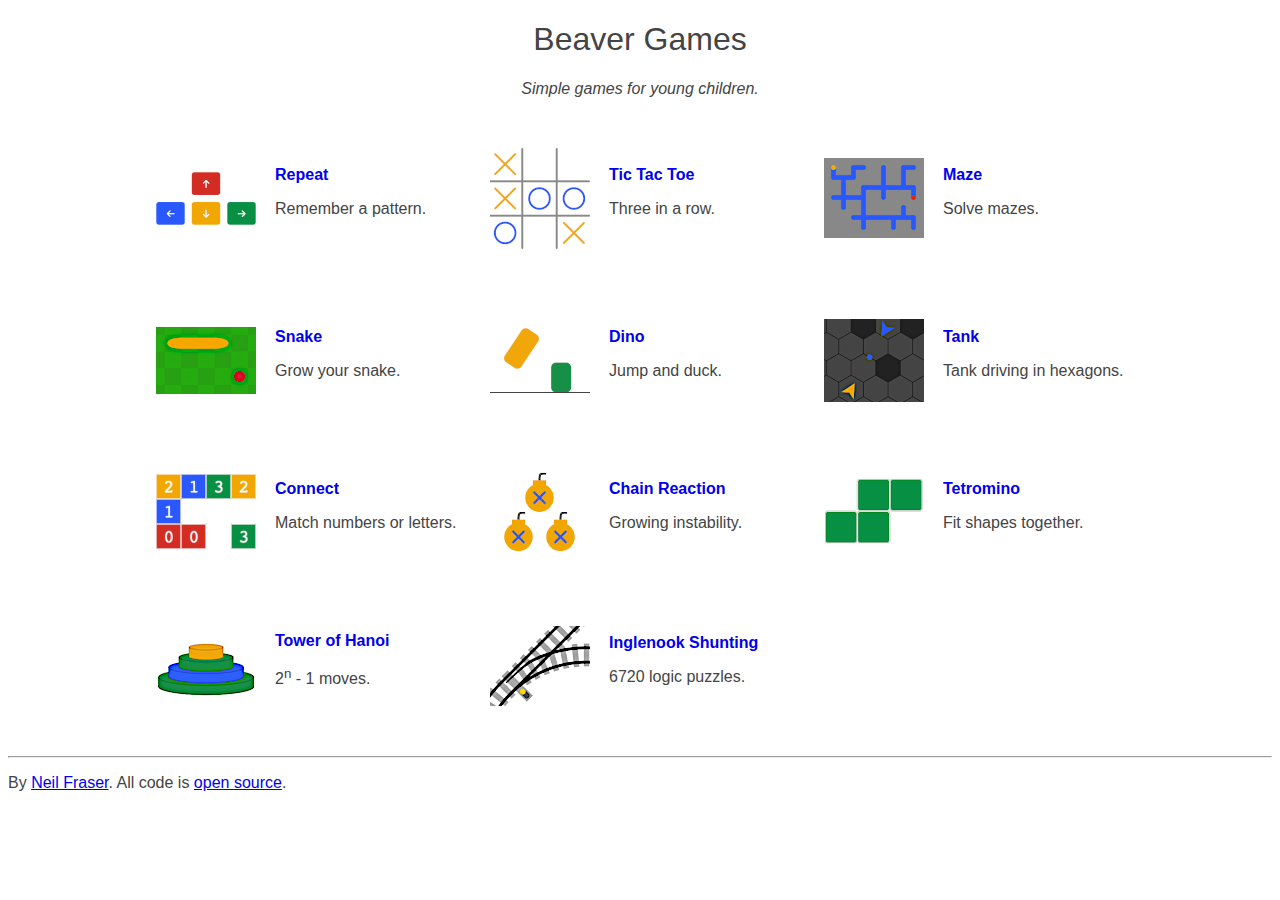
<file: index.html>
<!DOCTYPE html>
<html>
  <head>
    <meta content="text/html;charset=utf-8" http-equiv="Content-Type">
    <title>Beaver Games</title>
    <link rel="stylesheet" href="common/style.css">
    <script src="common/utils.js"></script>
    <script>
function init() {
  fixLinks();
}
window.addEventListener('load', init);
    </script>
    <style>
      header {
        text-align: center;
      }
      table {
        margin: auto;
      }
      th {
        padding: 2em 1em;
      }
      td {
        width: 20%;
      }
      td>div {
        font-weight: bold;
      }
      td>div>a {
        text-decoration: none;
      }
      a>img:hover {
        opacity: 0.8;
      }
    </style>
  </head>

  <body>
    <header>
      <h1>Beaver Games</h1>

      <p><i>Simple games for young children.</i></p>
    </header>
    <table>

      <tr>
        <th>
          <a href="repeat/"><img src="repeat/icon.png" width="100"></a>
        </th>
        <td>
          <div><a href="repeat/">Repeat</a></div>
          <p>Remember a pattern.</p>
        </td>
        <th>
          <a href="ttt/"><img src="ttt/icon.png" width="100"></a>
        </th>
        <td>
          <div><a href="ttt/">Tic Tac Toe</a></div>
          <p>Three in a row.</p>
        </td>
        <th>
          <a href="maze/"><img src="maze/icon.png" width="100"></a>
        </th>
        <td>
          <div><a href="maze/">Maze</a></div>
          <p>Solve mazes.</p>
        </td>
      </tr>

      <tr>
        <th>
          <a href="snake/"><img src="snake/icon.png" width="100"></a>
        </th>
        <td>
          <div><a href="snake/">Snake</a></div>
          <p>Grow your snake.</p>
        </td>
        <th>
          <a href="dino/"><img src="dino/icon.png" width="100"></a>
        </td>
        <td>
          <div><a href="dino/">Dino</a></div>
          <p>Jump and duck.</p>
        </td>
        <th>
          <a href="tank/"><img src="tank/icon.png" width="100"></a>
        </th>
        <td>
          <div><a href="tank/">Tank</a></div>
          <p>Tank driving in hexagons.</p>
        </td>
      </tr>

      <tr>
        <th>
          <a href="connect/"><img src="connect/icon.png" width="100"></a>
        </th>
        <td>
          <div><a href="connect/">Connect</a></div>
          <p>Match numbers or letters.</p>
        </td>
        <th>
          <a href="chain/"><img src="chain/icon.png" width="100"></a>
        </th>
        <td>
          <div><a href="chain/">Chain Reaction</a></div>
          <p>Growing instability.</p>
        </td>
        <th>
          <a href="tetromino/"><img src="tetromino/icon.png" width="100"></a>
        </th>
        <td>
          <div><a href="tetromino/">Tetromino</a></div>
          <p>Fit shapes together.</p>
        </td>
      </tr>

      <tr>
        <th>
          <a href="hanoi/"><img src="hanoi/icon.png" width="100"></a>
        </th>
        <td>
          <div><a href="hanoi/">Tower of Hanoi</a></div>
          <p>2<sup>n</sup> - 1 moves.</p>
        </td>
        <th>
          <a href="shunting/"><img src="shunting/icon.png" width="100"></a>
        </th>
        <td>
          <div><a href="shunting/">Inglenook Shunting</a></div>
          <p>6720 logic puzzles.</p>
        </td>
        <th>
        </th>
        <td>
        </td>
      </tr>
    </table>
    <hr>
    <p>
      By <a href="https://neil.fraser.name/">Neil Fraser</a>.
      All code is <a href="https://github.com/NeilFraser/beaver-games">open source</a>.
    </p>
  </body>
</html>
</file>
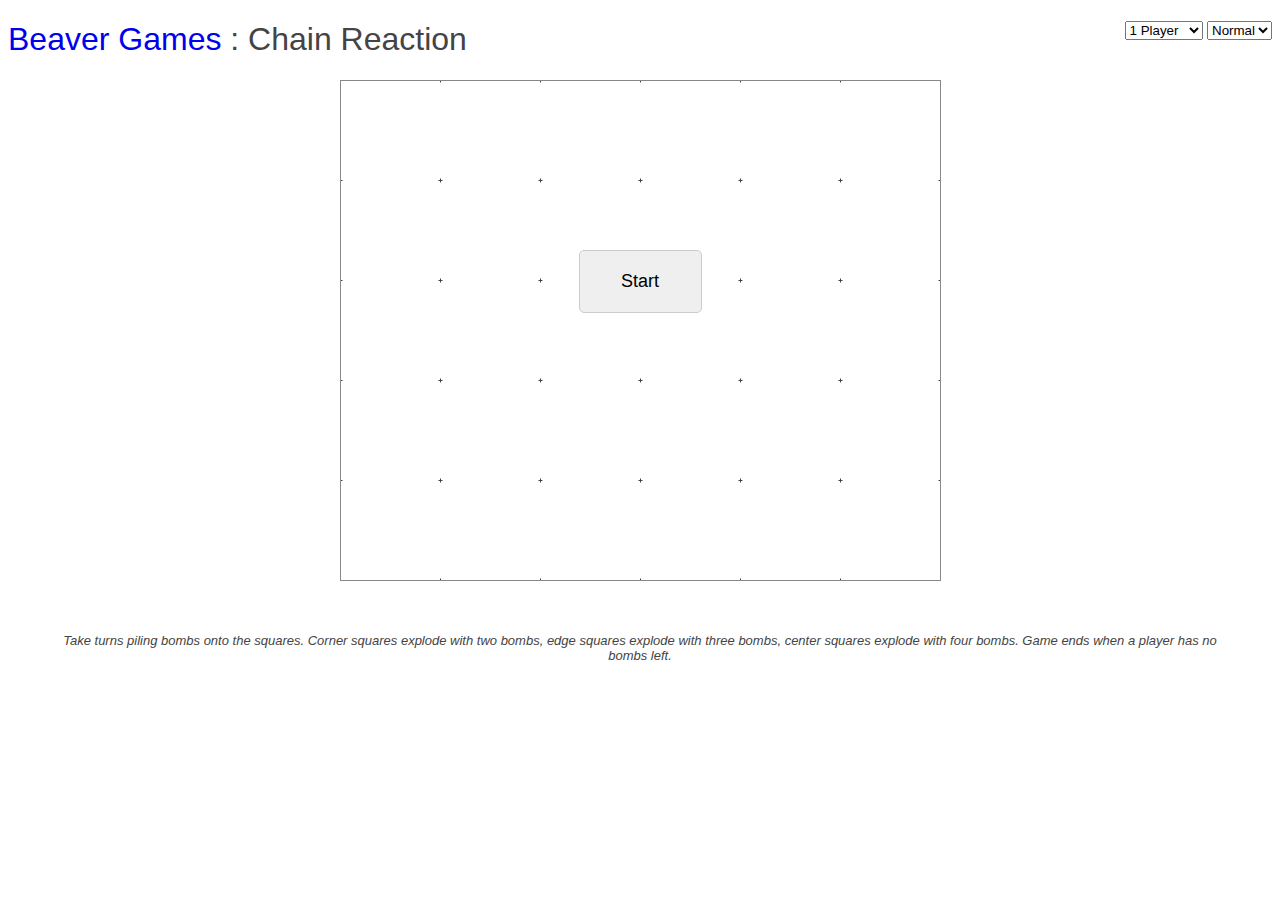
<file: chain/index.html>
<!DOCTYPE html>
<html>
  <head>
    <meta content="text/html;charset=utf-8" http-equiv="Content-Type">
    <title>Beaver Games : Chain Reaction</title>
    <link rel="stylesheet" href="../common/style.css">
    <script src="../common/utils.js"></script>
    <script src="chain.js"></script>
    <style>
      #start {
        border: 1px solid #ccc;
        border-radius: 5px;
        font-size: large;
        margin: 170px auto;
        padding: 20px;
        width: 123px;
        display: block;
      }
      #start:hover {
        border: 1px solid #000;
      }
      #startDiv {
        margin-left: -8px;
        position: absolute;
        width: 100%;
      }

      #board {
        display: block;
        margin: auto;
      }
      #options {
        float: right;
      }
      rect.grid {
        stroke: #888;
        fill: none;
      }
      line.grid {
        stroke: #444;
      }
      .body {
        stroke: none;
      }
      .fuse {
        fill: none;
        stroke: #444;
        stroke-width: 2;
        stroke-linecap: round;
      }
      .cross {
        stroke-width: 3;
        stroke-linecap: round;
      }
      .bomb-player0 {
        fill: #F0A609;
        stroke: #2E5FFF;
      }
      .bomb-player1 {
        fill: #2E5FFF;
        stroke: #F0A609;
      }
      .cell-bg {
        fill: #fff0;
        stroke: none;
        stroke-dasharray: 1;
      }
      .hover-player0:hover {
        stroke: #F0A609;
      }
      .hover-player1:hover {
        stroke: #2E5FFF;
      }
      #instructions {
        margin: 4em 4em 0;
        font-size: small;
        font-style: italic;
        text-align: center;
      }
    </style>
  </head>

  <body>
    <div id="options">
      <select id="players">
        <option value=1>1 Player</option>
        <option value=2>2 Players</option>
      </select>
      <select id="difficulty" disabled>
        <option value=0>Easy</option>
        <option value=1>Normal</option>
        <option value=2>Hard</option>
      </select>
    </div>
    <h1><a href="../">Beaver Games</a> : Chain Reaction</h1>

    <div id="startDiv">
      <button id="start">
        <div>Start</div>
      </button>
    </div>

    <svg id="board" xmlns="http://www.w3.org/2000/svg">
      <symbol id="bomb" height="50" width="50">
        <path d="m 14.5,8.5 c 0,-7 0,-7 7,-7" class="fuse"/>
        <rect x="7.5" y="7.5" height="6" width="14" rx="1.5" ry="1.5" class="body"/>
        <circle cx="14.5" cy="25.5" r="14.5" class="body"/>
        <line x1="9" y1="20" x2="20" y2="31" class="cross"/>
        <line x1="20" y1="20" x2="9" y2="31" class="cross"/>
      </symbol>
      <g id="grid"></g>
      <g id="matrix"></g>
      <g id="explode"></g>
    </svg>

<p id="instructions">
  Take turns piling bombs onto the squares.  Corner squares explode with two bombs,
  edge squares explode with three bombs, center squares explode with four bombs.
  Game ends when a player has no bombs left.
</p>
  </body>
</html>
</file>
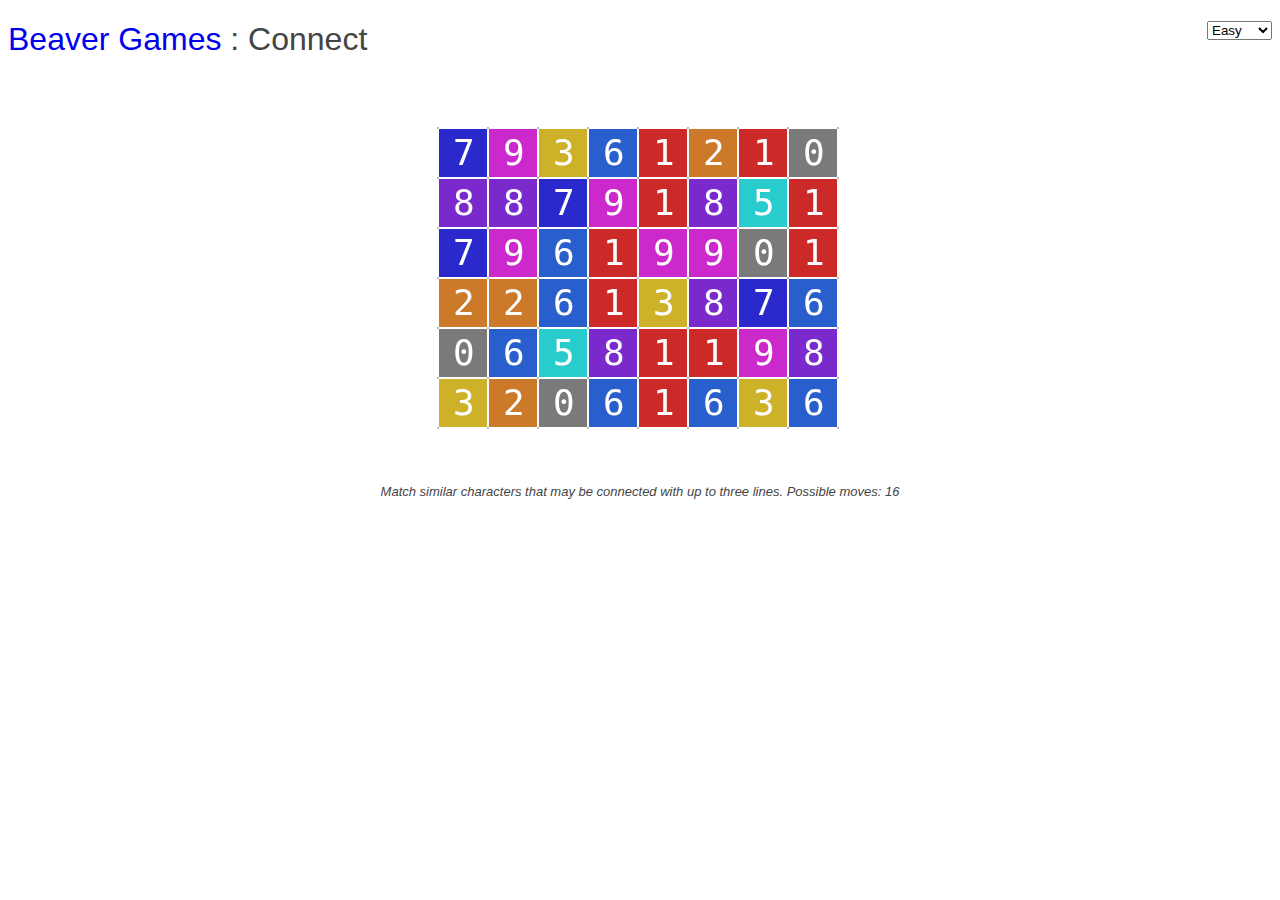
<file: connect/index.html>
<!DOCTYPE html>
<html>
  <head>
    <meta content="text/html;charset=utf-8" http-equiv="Content-Type">
    <title>Beaver Games : Connect</title>
    <link rel="stylesheet" href="../common/style.css">
    <script src="../common/utils.js"></script>
    <script src="connect.js"></script>
    <style>
      #difficulty {
        float: right;
      }
      #canvasDiv {
        text-align: center;
      }
      #start {
        border: 1px solid #ccc;
        border-radius: 5px;
        font-size: large;
        margin: 165px auto;
        padding: 20px;
        width: 123px;
        display: none;
      }
      #start:hover {
        border: 1px solid #000;
      }
      #startDiv {
        margin-left: -8px;
        position: absolute;
        width: 100%;
      }
      #instructions {
        font-size: small;
        font-style: italic;
        text-align: center;
      }
    </style>
  </head>

  <body>
    <select id="difficulty">
      <option value=0>Easy</option>
      <option value=1>Normal</option>
      <option value=2>Hard</option>
    </select>
    <h1><a href="../">Beaver Games</a> : Connect</h1>

    <div id="startDiv">
      <button id="start">
        <div>Start</div>
      </button>
    </div>

    <div id="canvasDiv">
      <canvas id="canvas"></canvas>
    </div>

    <div id="instructions">
      Match similar characters that may be connected with up to three lines.
      Possible moves: <span id="possibleMoves">0</span>
    </div>

    <audio id="crash" src="../common/crash.mp3"></audio>
    <audio id="win" src="../common/win.mp3"></audio>
  </body>
</html>
</file>
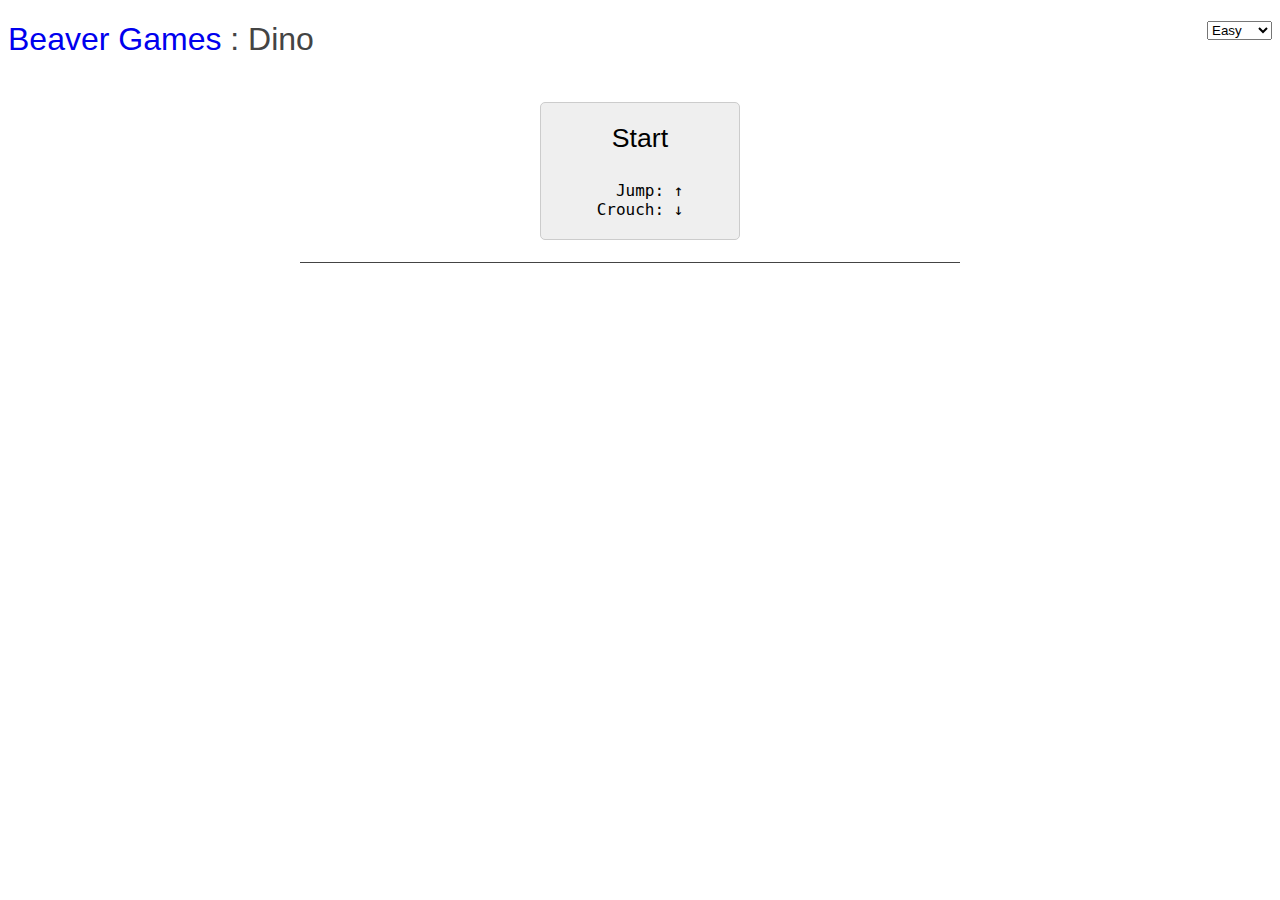
<file: dino/index.html>
<!DOCTYPE html>
<html>
  <head>
    <meta content="text/html;charset=utf-8" http-equiv="Content-Type">
    <title>Beaver Games : Dino</title>
    <link rel="stylesheet" href="../common/style.css">
    <script src="../common/utils.js"></script>
    <script src="dino.js"></script>
    <style>
      #start {
        border: 1px solid #ccc;
        border-radius: 5px;
        font-size: large;
        margin: -20px auto;
        padding: 20px;
        width: 200px;
        display: block;
      }
      #start>div:first-child {
        font-size: 20pt;
        padding-bottom: 1em;
      }
      .keys {
        font-family: monospace;
      }
      #start:hover {
        border: 1px solid #000;
      }
      #startDiv {
        margin-left: -8px;
        position: absolute;
        width: 100%;
      }

      h1 {
        margin-bottom: 2em;
      }
      #difficulty {
        float: right;
      }
      #landscape {
        display: block;
        margin: auto;
      }
      line {
        stroke: #444;
      }
      .dinosaur {
        fill: #F0A609;
      }
      .obstacle {
        fill: #178F47;
      }
      .home {
        fill: #D02E2B;
      }
    </style>
  </head>

  <body>
    <select id="difficulty">
      <option value=0>Easy</option>
      <option value=1>Normal</option>
      <option value=2>Hard</option>
    </select>
    <h1><a href="../">Beaver Games</a> : Dino</h1>

    <div id="startDiv">
      <button id="start">
        <div>Start</div>
        <div class="keys">&nbsp; Jump: &uarr;<br>
        Crouch: &darr;</div>
      </button>
    </div>

    <svg id="landscape" height="150" width="800" xmlns="http://www.w3.org/2000/svg">
      <defs>
        <linearGradient id="leftCurtain">
          <stop offset="0%" style="stop-color: #fff; stop-opacity: 1"/>
          <stop offset="100%" style="stop-color: #fff; stop-opacity: 0"/>
        </linearGradient>
        <linearGradient id="rightCurtain">
          <stop offset="0%" style="stop-color: #fff; stop-opacity: 0"/>
          <stop offset="100%" style="stop-color: #fff; stop-opacity: 1"/>
        </linearGradient>
      </defs>
      <g id="dino"></g>
      <g id="obstacles"></g>
      <g id="ground"></g>
      <line x1="60" y1="140.5" x2="720" y2="140.5"></line>
      <rect x="-1" y="0" width="50" height="150"
          style="fill: url(#leftCurtain);"></rect>
      <rect x="751" y="0" width="50" height="150"
          style="fill: url(#rightCurtain);"></rect>
    </svg>

    <audio id="crash" src="../common/crash.mp3"></audio>
    <audio id="win" src="../common/win.mp3"></audio>

  </body>
</html>
</file>
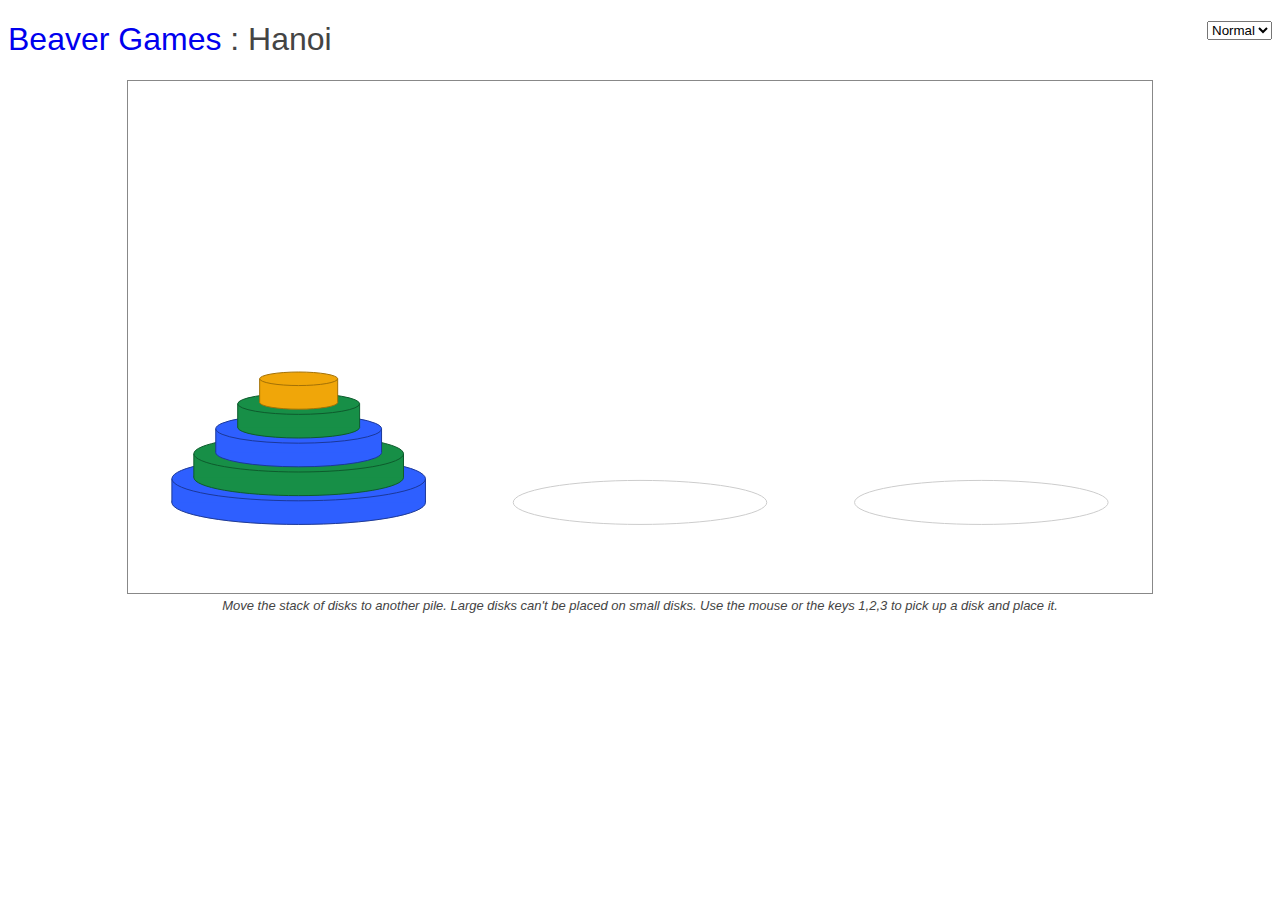
<file: hanoi/index.html>
<!DOCTYPE html>
<html>
  <head>
    <meta content="text/html;charset=utf-8" http-equiv="Content-Type">
    <title>Beaver Games : Hanoi</title>
    <link rel="stylesheet" href="../common/style.css">
    <script src="../common/utils.js"></script>
    <script src="hanoi.js"></script>
    <style>
      #disks {
        float: right;
      }
      #canvasDiv {
        text-align: center;
      }
      #canvas {
        border: 1px solid #888;
      }
      #instructions {
        font-size: small;
        font-style: italic;
        text-align: center;
      }
    </style>
  </head>

  <body>
    <select id="disks">
      <option value=4>Easy</option>
      <option value=5>Normal</option>
      <option value=6>Hard</option>
    </select>
    <h1><a href="../">Beaver Games</a> : Hanoi</h1>

    <div id="canvasDiv">
      <canvas id="canvas"></canvas>
    </div>

    <div id="instructions">
      Move the stack of disks to another pile.  Large disks can't be placed on small
      disks.  Use the mouse or the keys 1,2,3 to pick up a disk and place it.
    </div>

    <audio id="win" src="../common/win.mp3"></audio>
  </body>
</html>
</file>
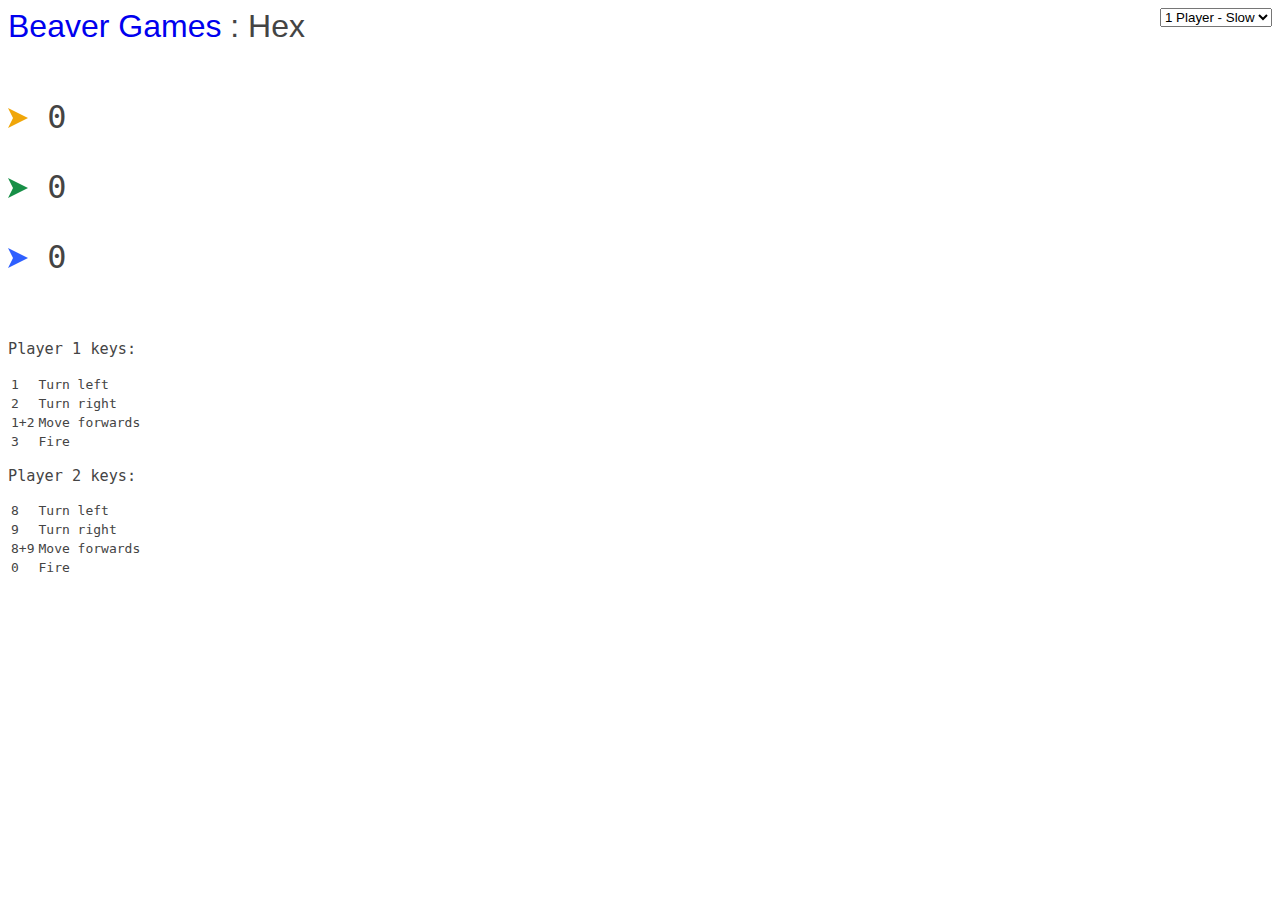
<file: hex/index.html>
<html>
  <head>
    <meta content="text/html;charset=utf-8" http-equiv="Content-Type">
    <title>Beaver Games : Hex</title>
    <link rel="stylesheet" href="../common/style.css">
    <style>
      #difficulty {
        float: right;
      }
      #landscape {
        display: block;
        margin: auto;
      }
      .tank {
        stroke: none;
      }
      .shell {
        stroke: none;
      }
      .player1 {
        fill: #F0A609;
      }
      .player2 {
        fill: #178F47;
      }
      .player3 {
        fill: #2E5FFF;
      }
      .grid {
        fill: #444;
        stroke: #222;
      }
      .gridWall {
        fill: #222;
      }
      #info {
        float: left;
        font-family: monospace;
      }
      #scores {
        margin-bottom: 2em;
        font-size: 24pt;
      }
    </style>
    <script src="../common/utils.js"></script>
    <script src="hex.js"></script>
  </head>

  <body>
    <select id="difficulty">
      <option value=0>1 Player - Slow</option>
      <option value=1>1 Player - Fast</option>
      <option value=2>2 Player - Slow</option>
      <option value=3>2 Player - Fast</option>
    </select>
    <h1><a href="../">Beaver Games</a> : Hex</h1>

    <div id="info">
      <div id="scores">
        <p>
          <svg height="20" width="20" xmlns="http://www.w3.org/2000/svg">
            <polygon points="0,-2 2,2 0,1 -2,2" class="tank player1"
                     transform="translate(10, 10) rotate(90) scale(5)"></polygon>
          </svg>
          <span id="player1score">0</span>
        </p>
        <p id="player2scores">
          <svg height="20" width="20" xmlns="http://www.w3.org/2000/svg">
            <polygon points="0,-2 2,2 0,1 -2,2" class="tank player2"
                     transform="translate(10, 10) rotate(90) scale(5)"></polygon>
          </svg>
          <span id="player2score">0</span>
        </p>
        <p>
          <svg height="20" width="20" xmlns="http://www.w3.org/2000/svg">
            <polygon points="0,-2 2,2 0,1 -2,2" class="tank player3"
                     transform="translate(10, 10) rotate(90) scale(5)"></polygon>
          </svg>
          <span id="player3score">0</span>
        </p>
      </div>

      <h3>Player 1 keys:</h3>
      <table>
        <tr>
          <td>1</td>
          <td>Turn left</td>
        </tr>
        <tr>
          <td>2</td>
          <td>Turn right</td>
        </tr>
        <tr>
          <td>1+2</td>
          <td>Move forwards</td>
        </tr>
        <tr>
          <td>3</td>
          <td>Fire</td>
        </tr>
      </table>
      <div id="player2keys">
        <h3>Player 2 keys:</h3>
        <table>
          <tr>
            <td>8</td>
            <td>Turn left</td>
          </tr>
          <tr>
            <td>9</td>
            <td>Turn right</td>
          </tr>
          <tr>
            <td>8+9</td>
            <td>Move forwards</td>
          </tr>
          <tr>
            <td>0</td>
            <td>Fire</td>
          </tr>
        </table>
      </div>
    </div>

    <svg id="landscape" height="540" width="814" xmlns="http://www.w3.org/2000/svg">
      <g id="grid"></g>
    </svg>
  </body>
</html>
</file>
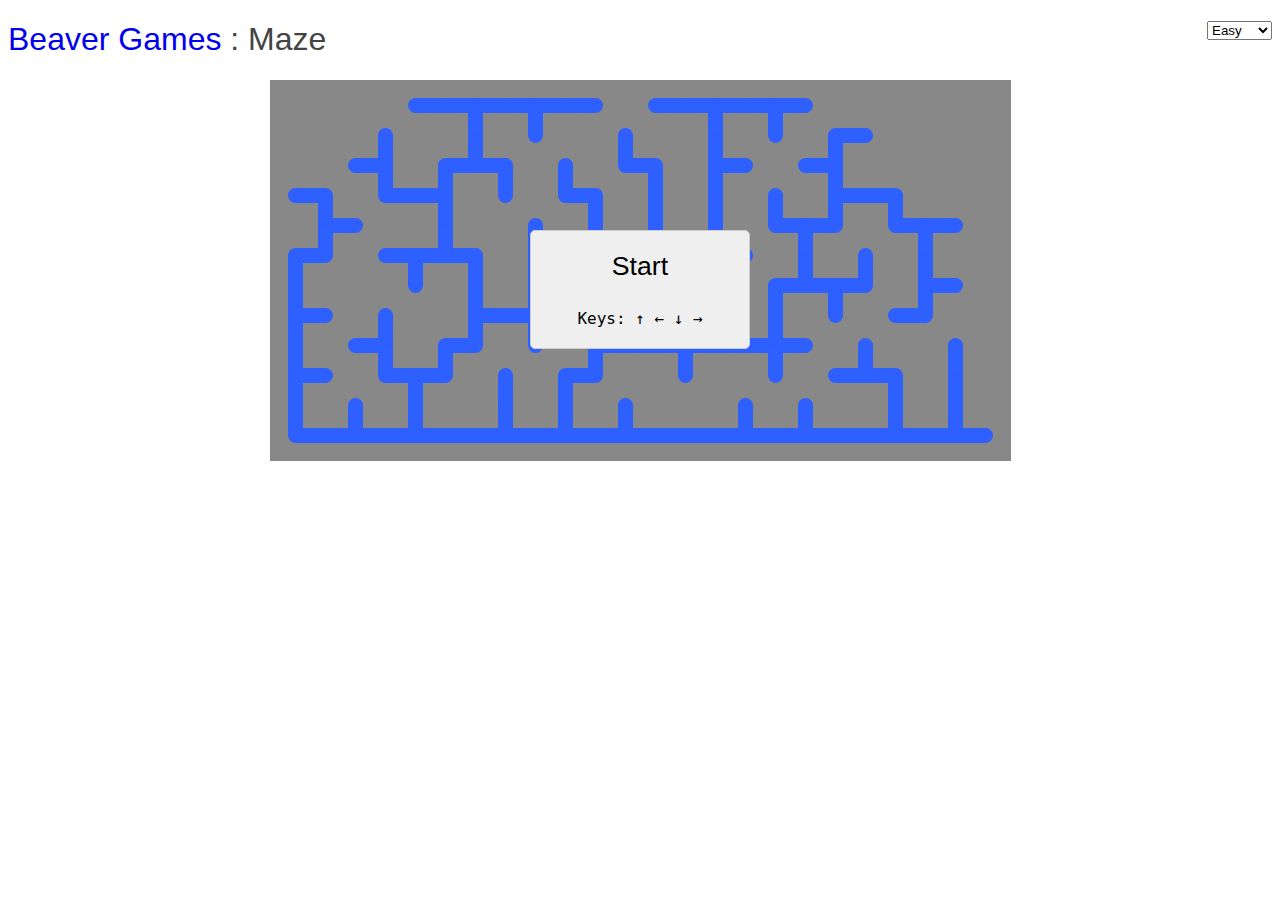
<file: maze/index.html>
<!DOCTYPE html>
<html>
  <head>
    <meta content="text/html;charset=utf-8" http-equiv="Content-Type">
    <title>Beaver Games : Maze</title>
    <link rel="stylesheet" href="../common/style.css">
    <script src="../common/utils.js"></script>
    <script src="maze.js"></script>
    <style>
      #options {
        float: right;
      }
      #start {
        border: 1px solid #ccc;
        border-radius: 5px;
        font-size: large;
        margin: 150px auto;
        padding: 20px;
        width: 220px;
        display: block;
      }
      #start>div:first-child {
        font-size: 20pt;
        padding-bottom: 1em;
      }
      .keys {
        font-family: monospace;
      }
      #start:hover {
        border: 1px solid #000;
      }
      #startDiv {
        margin-left: -8px;
        position: absolute;
        width: 100%;
      }
      #landscape {
        border: 10px solid #888;
        display: block;
        margin: auto;
        background-color: #888;
      }
      .path {
        fill: #2E5FFF;
      }
      #avatarPath {
        fill: none;
        stroke: #F0A609;
        stroke-linecap: round;
        stroke-linejoin: round;
      }
      #avatar {
        fill: #F0A609;
      }
      #goal {
        fill: #D02E2B;
      }
    </style>
  </head>

  <body>
    <div id="options">
      <select id="difficulty">
        <option value=0>Easy</option>
        <option value=1>Normal</option>
        <option value=2>Hard</option>
      </select>
    </div>
    <h1><a href="../">Beaver Games</a> : Maze</h1>

    <div id="startDiv">
      <button id="start">
        <div>Start</div>
        <div class="keys">Keys: &uarr; &larr; &darr; &rarr;</div>
      </button>
    </div>

    <svg id="landscape" xmlns="http://www.w3.org/2000/svg">
      <g id="wallLayer"></g>
      <g id="goalLayer"></g>
      <g id="avatarLayer"></g>
    </svg>
    <audio id="ding" src="../common/ding.mp3"></audio>
  </body>
</html>
</file>
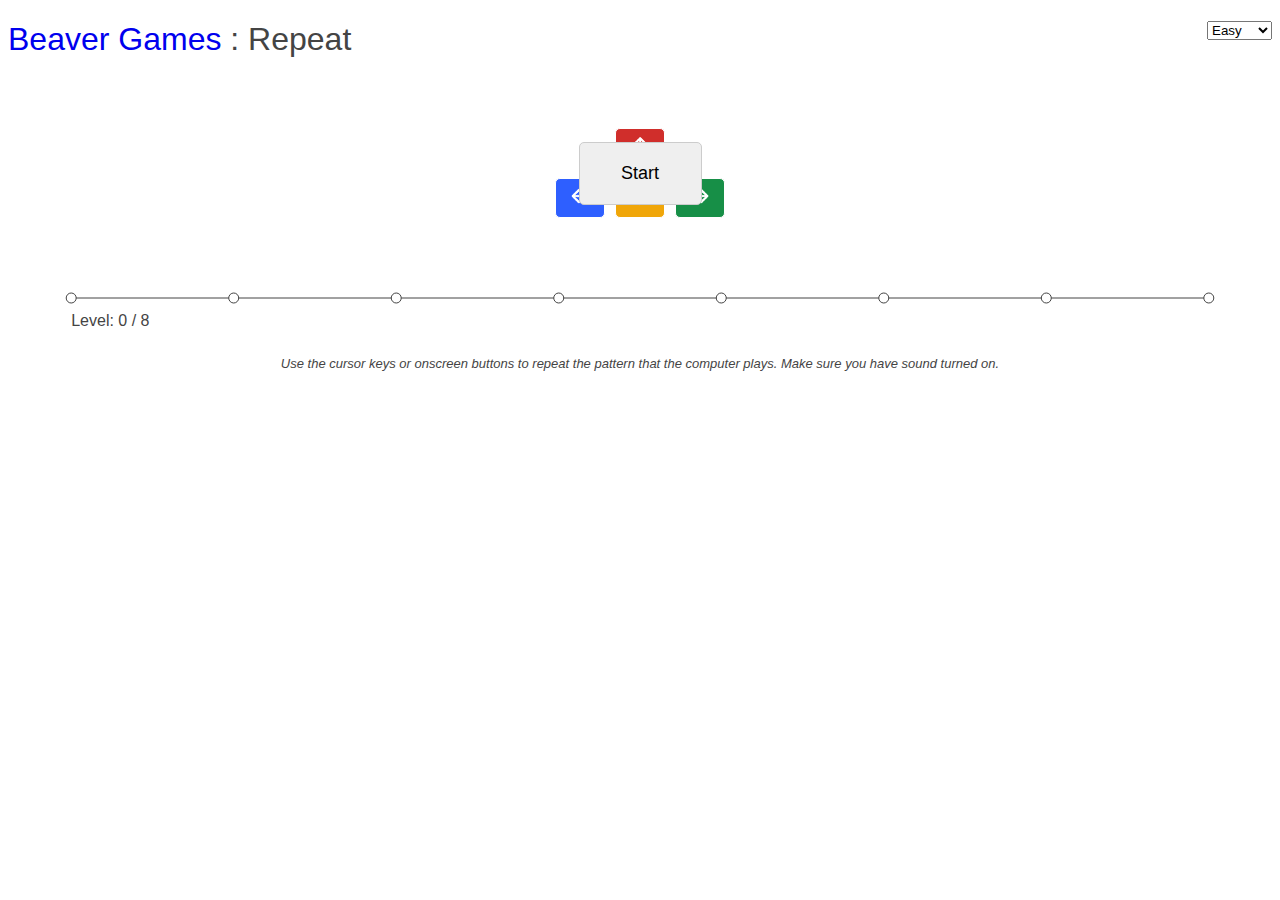
<file: repeat/index.html>
<!DOCTYPE html>
<html>
  <head>
    <meta content="text/html;charset=utf-8" http-equiv="Content-Type">
    <title>Beaver Games : Repeat</title>
    <link rel="stylesheet" href="../common/style.css">
    <script src="../common/utils.js"></script>
    <script src="repeat.js"></script>
    <style>
      #controls {
        margin-left:auto;
        margin-right:auto;
      }
      #controls button {
        border: 1px solid #fff;
        border-radius: 5px;
        color: #fff;
        font-size: large;
        height: 40px;
        margin: 3px;
        outline: none;
        width: 50px;
      }
      #b1 {
        background: #D02E2B;
      }
      #b1>div {
        background-position: 0 0;
      }
      #b2 {
        background: #2E5FFF;
      }
      #b2>div {
        background-position: -20px 0;
      }
      #b3 {
        background: #F0A609;
      }
      #b3>div {
        background-position: -40px 0;
      }
      #b4 {
        background: #178F47;
      }
      #b4>div {
        background-position: -60px 0;
      }
      #controls button>div {
        background-image: url('arrows.png');
        display: inline-block;
        height: 20px;
        width: 20px;
      }
      #controls:not(.disabled)  button:hover {
        border: 1px solid #000;
      }
      #controls button.highlight {
        opacity: 0.7;
      }
      #start {
        border: 1px solid #ccc;
        border-radius: 5px;
        font-size: large;
        margin: 20px auto;
        padding: 20px;
        width: 123px;
        display: block;
      }
      #start:hover {
        border: 1px solid #000;
      }
      #startDiv {
        margin-left: -8px;
        position: absolute;
        width: 100%;
      }

      h1 {
        margin-bottom: 2em;
      }
      #timeline {
        margin-top: 4em;
      }
      circle, line {
        stroke: #444;
      }
      circle.notDone {
        fill: #fff;
      }
      circle.now {
        fill: #ccc;
      }
      circle.done {
        fill: #444;
      }
      #levelDiv {
        margin-left: 5%;
      }
      #difficulty {
        float: right;
      }
      #instructions {
        margin-top: 2em;
        font-size: small;
        font-style: italic;
        text-align: center;
      }
    </style>
  </head>

  <body>
    <select id="difficulty">
      <option value=0>Easy</option>
      <option value=1>Normal</option>
      <option value=2>Hard</option>
    </select>
    <h1><a href="../">Beaver Games</a> : Repeat</h1>

    <div id="startDiv">
      <button id="start">Start</button>
    </div>

    <table id="controls">
      <tr>
        <td></td>
        <td><button id="b1"><div></div></button></td>
        <td></td>
      </tr>
      <tr>
        <td><button id="b2"><div></div></button></td>
        <td><button id="b3"><div></div></button></td>
        <td><button id="b4"><div></div></button></td>
      </tr>
    </table>

    <svg id="timeline" height="20" width="100%" xmlns="http://www.w3.org/2000/svg">
      <line x1="5%" y1=10 x2="95%" y2=10></line>
    </svg>
    <div id="levelDiv">Level: <span id="level">0</span> / <span id="levelMax">-</span></div>

    <p id="instructions">Use the cursor keys or onscreen buttons to repeat the
    pattern that the computer plays.  Make sure you have sound turned on.</p>

    <audio id="a1" src="C4.mp3"></audio>
    <audio id="a2" src="G3.mp3"></audio>
    <audio id="a3" src="E3.mp3"></audio>
    <audio id="a4" src="C3.mp3"></audio>
    <audio id="crash" src="../common/crash.mp3"></audio>

  </body>
</html>
</file>
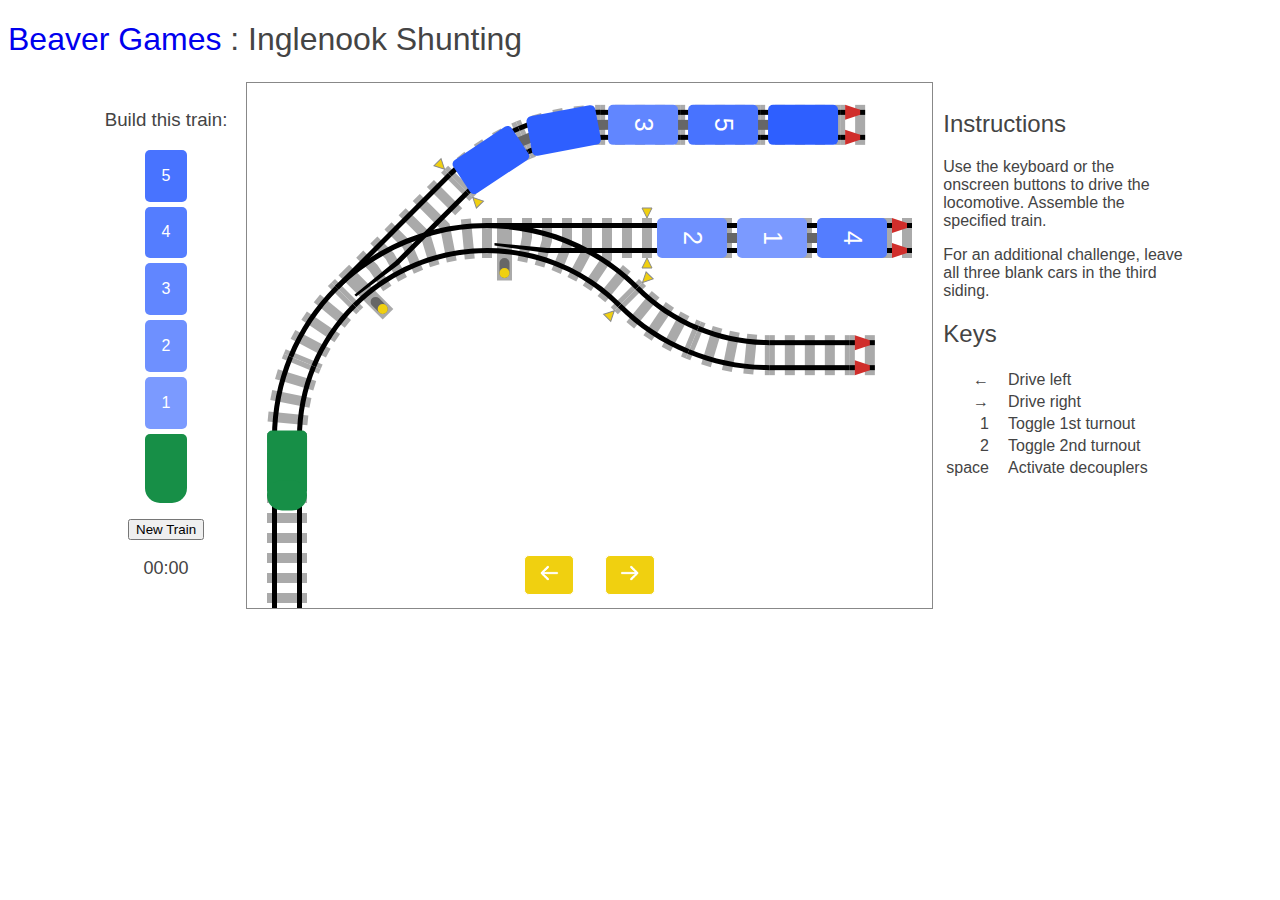
<file: shunting/index.html>
<!DOCTYPE html>
<html>
  <head>
    <meta content="text/html;charset=utf-8" http-equiv="Content-Type">
    <title>Beaver Games : Inglenook Shunting</title>
    <link rel="stylesheet" href="../common/style.css">
    <script src="../common/utils.js"></script>
    <script src="shunting.js"></script>
    <style>
      #mainTable {
        margin-left:auto;
        margin-right:auto;
      }
      td {
        vertical-align: top;
      }
      #centerCell {
        border: 1px solid #888;
        padding: 0;
        position: relative;
      }
      #keyTable>tbody>tr>td:first-child {
        text-align: right;
        padding-right: 1em;
      }
      .goalCar {
        color: #fff;
        text-align: center;
        margin: 5px 3em;
        padding: 2ex;
        border-radius: 5px;
      }
      #goalCars>div:last-child {
        border-radius: 5px 5px 15px 15px;
        padding: 3ex 2ex;
      }
      button.active, #leftButton:active, #rightButton:active {
        opacity: 0.7;
        border: 1px solid #000 !important;
      }
      #leftButton, #rightButton {
        background-color: #f0d010;
        position: absolute;
        font-size: x-large;
        bottom: 1ex;
        border-radius: 5px;
        border-style: outset;
      }
      #leftButton {
        left: 40%;
      }
      #rightButton {
        right: 40%;
      }
      #leftButton>div {
        background-position: 0 0;
      }
      #rightButton>div {
        background-position: -20px 0;
      }
      #centerCell button>div {
        background-image: url('arrows.png');
        display: inline-block;
        height: 20px;
        width: 20px;
      }
      #centerCell button {
        border: 1px solid #fff;
        border-radius: 5px;
        color: #fff;
        font-size: large;
        height: 40px;
        margin: 3px;
        outline: none;
        width: 50px;
      }
      #timer {
        font-size: large;
        margin-bottom: 0;
      }

      /* SVG elements */
      svg {
        margin-bottom: -4px;
      }
      .sleeper {
        fill: #aaa;
      }
      .track {
        fill: #666;
      }
      .buffer {
        fill: #D02E2B;
      }
      .control {
        fill: #f0d010;
      }
      .controlBG {
        fill: #666;
      }
      .clickTarget {
        opacity: 0;
        cursor: pointer;
      }
      .uncoupler>path {
        fill: #f0d010;
        stroke:#888;
        stroke-width: 0.2;
      }
      #trackPath {
        display: none;  /* comment out this line to see the paths */
        fill: none;
        stroke: #00f;
        stroke-width: 0.1px;
      }
      .carNumber {
        fill: #fff;
        font-size: 5px;
        user-select: none;
      }
      #couplerGroup>line {
        stroke: #666;
        stroke-width: 2px;
      }
    </style>
  </head>

  <body>
    <h1><a href="../">Beaver Games</a> : Inglenook Shunting</h1>

    <table id="mainTable">
      <tbody>
        <tr>
          <td style="padding: 1ex; text-align: center;">
            <h3>Build this train:</h3>
            <div id="goalCars"></div>
            <p><button onclick="reset(); this.blur()">New Train</button></p>
            <p id="timer"></p>
          </td>
          <td id="centerCell">
            <button id="leftButton"><div></div></button>
            <button id="rightButton"><div></div></button>
<svg
    xmlns:xlink="http://www.w3.org/1999/xlink"
    xmlns="http://www.w3.org/2000/svg"
    width="685" height="525"
    viewBox="0 0 137 105">
  <defs>
    <g id="straight">
      <rect class="sleeper" width="8" height="1" x="0" y="0" />
      <rect class="sleeper" width="8" height="2" x="0" y="3" />
      <rect class="sleeper" width="8" height="2" x="0" y="7" />
      <rect class="sleeper" width="8" height="2" x="0" y="11" />
      <rect class="sleeper" width="8" height="1" x="0" y="15" />
      <rect class="rail" width="1" height="16" x="6" y="0" />
      <rect class="rail" width="1" height="16" x="1" y="0" />
    </g>

    <g id="curve">
      <rect class="sleeper" width="8" height="1" x="0" y="19" />
      <rect class="sleeper" width="8" height="2" x="1.748" y="14.591" transform="rotate(5.625)" />
      <rect class="sleeper" width="8" height="2" x="3.104" y="10.001" transform="rotate(11.5)" />
      <rect class="sleeper" width="8" height="2" x="3.911" y="5.366" transform="rotate(16.875)" />
      <rect class="sleeper" width="8" height="1" x="4.304" y="1.64" transform="rotate(22.5)" />
      <path class="rail" d="M 2,20 C 2,14.484 3.086,9.023 5.197,3.927 L 4.273,3.545 C 2.112,8.762 1,14.353 1,20 Z" />
      <path class="rail" d="M 7,20 C 7,15.141 7.957,10.33 9.816,5.841 L 8.892,5.458 C 6.983,10.068 6,15.01 6,20 Z" />
    </g>

    <g id="buffer">
      <rect class="sleeper" width="8" height="2" x="0" y="0" />
      <rect class="sleeper" width="8" height="1" x="0" y="4" />
      <rect class="rail" width="1" height="5" x="1" y="0" />
      <rect class="rail" width="1" height="5" x="6" y="0" />
      <path class="buffer" d="M 1,1 h 1 l 1,3 h -3 z" />
      <path class="buffer" d="M 6,1 h 1 l 1,3 h -3 z" />
    </g>

    <g id="turnout">
      <rect class="sleeper" width="8" height="1" x="0" y="31" />
      <rect class="sleeper" width="12.5" height="3" x="0" y="27" />
      <path class="sleeper" d="m 0,23 v 2 H 3.77 L 8.55,25.92 8.95,23.96 3.97,23 Z" />
      <path class="sleeper" d="m 0,19 v 2 H 4.36 L 9.33,22.46 9.91,20.54 4.65,19 Z" />
      <path class="sleeper" d="m 0,15 v 2 H 5.24 L 10.42,19.1 11.19,17.25 5.64,15 Z" />
      <path class="sleeper" d="m 0,11 v 2 h 6.33 l 5.45,2.91 0.94,-1.76 L 6.84,11 Z" />
      <path class="sleeper" d="m 0,7 v 2 h 7.8 l 5.7,3.85 1.12,-1.66 L 8.42,7 Z" />
      <rect class="sleeper" width="8" height="2" x="0" y="3" />
      <rect class="sleeper" width="8" height="1" x="0" y="0" />
      <rect class="sleeper" width="8" height="2" x="10.332" y="-4.257" transform="rotate(39.375)" />
      <rect class="sleeper" width="8" height="1" x="9.74" y="-8.485" transform="rotate(45)" />
      <rect class="controlBG" width="4" height="2" x="8" y="27.5" ry="1" />
      <circle class="control" cx="10" cy="28.5" r="1" />
      <rect class="rail" width="1" height="32" x="1" y="0" />
      <path class="rail pointStraight" d="" />
      <path class="rail pointCurve" d="" />
      <path class="rail" d="M 6,32 C 6,21.922 10.004,12.256 17.13,5.13 l 0.707,0.707 C 10.898,12.776 7.066,22.137 7,32 Z" />
      <rect class="clickTarget" width="14.5" height="14" x="-1" y="20" rx="4" />
    </g>

    <g id="uncoupler">
      <path d="m 80,27 1,-2 h -2 z" />
      <path d="m 80,35 1,2 h -2 z" />
    </g>
  </defs>

  <g id="trackGroup"></g>

  <g id="couplerGroup"></g>

  <g id="trainGroup"></g>

  <g id="uncouplerControlGroup"></g>

  <g id="trackPath">
    <circle cx="48" cy="71" r="40" />
    <circle cx="70.627" cy="48.372" r="40" />
    <circle cx="104.568" cy="14.431" r="40" />
    <path d="m 8,71 v 16 16" />
    <path d="m 19.716,42.716 22.627,-22.628" />
    <path d="m 70.627,8.372 h 16 16 16 1" />
    <path d="m 48,31 h 16 16 16 16 16 1" />
    <path d="m 104.568,54.431 h 16 1" />
  </g>
</svg>
          </td>
          <td style="width: 15em; padding: 1ex;">
            <h2>Instructions</h2>
            <p>Use the keyboard or the onscreen buttons to drive the locomotive.
              Assemble the specified train.</p>
            <p>For an additional challenge, leave all three blank cars in the
              third siding.</p>
            <h2>Keys</h2>
            <table id="keyTable">
              <tbody>
                <tr><td>&larr;</td><td>Drive left</td></tr>
                <tr><td>&rarr;</td><td>Drive right</td></tr>
                <tr><td>1</td><td>Toggle 1st turnout</td></tr>
                <tr><td>2</td><td>Toggle 2nd turnout</td></tr>
                <tr><td>space</td><td>Activate decouplers</td></tr>
              </tbody>
            </table>
          </td>
        </tr>
      </tbody>
    </table>

    <audio id="click" src="click.mp3"></audio>
    <audio id="couple" src="couple.mp3"></audio>
    <audio id="uncouple" src="uncouple.mp3"></audio>
    <audio id="win" src="win.mp3"></audio>
  </body>
</html>
</file>
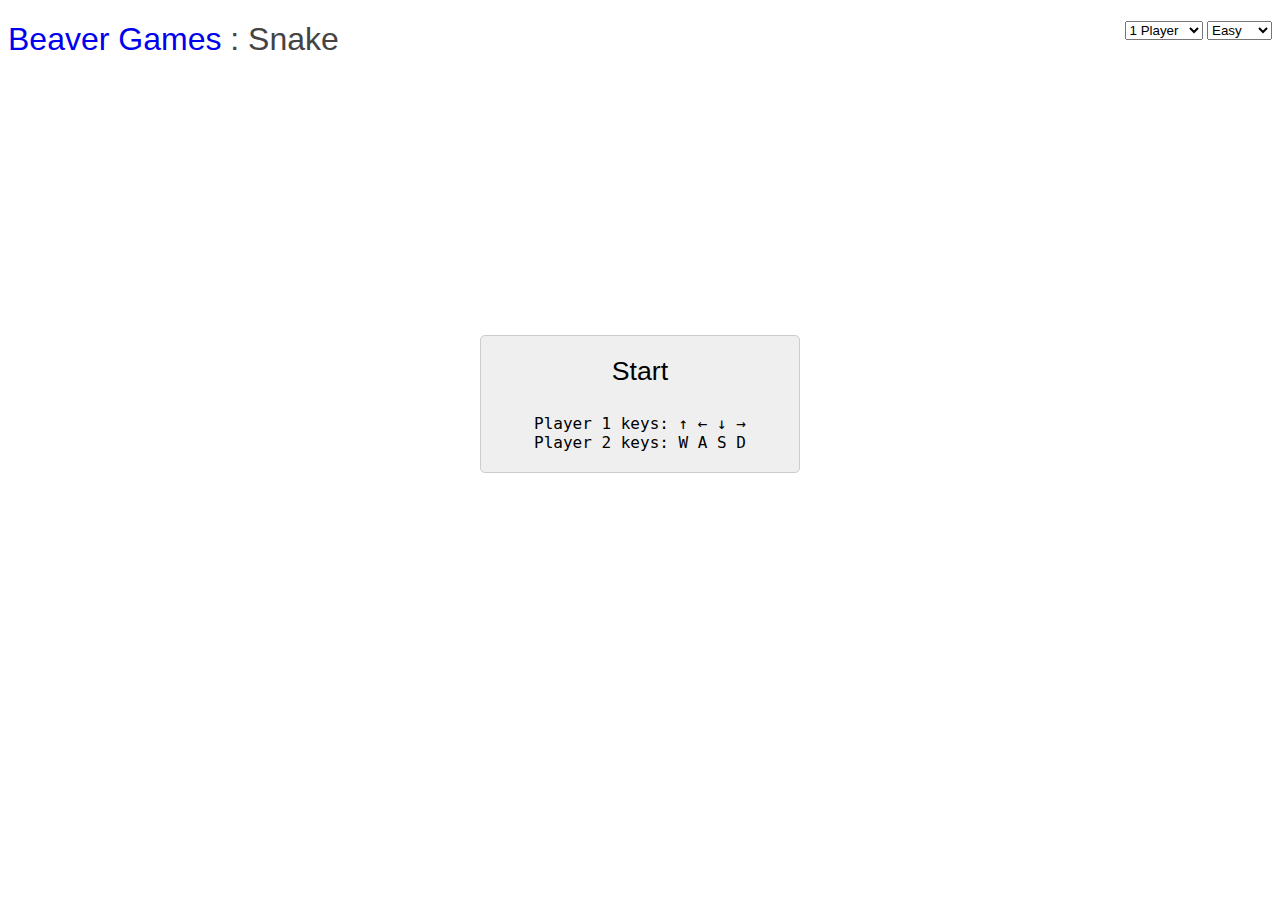
<file: snake/index.html>
<!DOCTYPE html>
<html>
  <head>
    <meta content="text/html;charset=utf-8" http-equiv="Content-Type">
    <title>Beaver Games : Snake</title>
    <link rel="stylesheet" href="../common/style.css">
    <script src="../common/utils.js"></script>
    <script src="snake.js"></script>
    <style>
      #start {
        border: 1px solid #ccc;
        border-radius: 5px;
        font-size: large;
        margin: 255px auto;
        padding: 20px;
        width: 320px;
        display: block;
      }
      #start>div:first-child {
        font-size: 20pt;
        padding-bottom: 1em;
      }
      .keys {
        font-family: monospace;
      }
      #start:hover {
        border: 1px solid #000;
      }
      #startDiv {
        margin-left: -8px;
        position: absolute;
        width: 100%;
      }
      #grid {
        border-collapse: collapse;
        margin: auto;
      }
      #grid td {
        background-image: url('sprites.png');
        background-position: -60px -90px;
        height: 30px;
        margin: 0;
        padding: 0;
        width: 30px;
      }
      #grid .even {
        background-color: #2ea922;
      }
      #grid .odd {
        background-color: #2e9f22;
      }

      #grid .player1.head.dir-0,
      #grid .player1.tail.dir-1 {
        background-position: 0 0;
      }
      #grid .player1.head.dir-1,
      #grid .player1.tail.dir-0 {
        background-position: -60px 0;
      }
      #grid .player1.head.dir-2,
      #grid .player1.tail.dir-3 {
        background-position: 0 -30px;
      }
      #grid .player1.head.dir-3,
      #grid .player1.tail.dir-2 {
        background-position: 0 -90px;
      }
      #grid .player1.body.dir-0,
      #grid .player1.body.dir-1 {
        background-position: -30px 0;
      }
      #grid .player1.body.dir-2,
      #grid .player1.body.dir-3 {
        background-position: 0 -60px;
      }
      #grid .player1.turn-ccw.dir-0,
      #grid .player1.turn-cw.dir-3 {
        background-position: -60px -30px;
      }
      #grid .player1.turn-ccw.dir-1,
      #grid .player1.turn-cw.dir-2 {
        background-position: -30px -60px;
      }
      #grid .player1.turn-ccw.dir-2,
      #grid .player1.turn-cw.dir-0 {
        background-position: -60px -60px;
      }
      #grid .player1.turn-ccw.dir-3,
      #grid .player1.turn-cw.dir-1 {
        background-position: -30px -30px;
      }

      #grid .player2.head.dir-0,
      #grid .player2.tail.dir-1 {
        background-position: -90px 0;
      }
      #grid .player2.head.dir-1,
      #grid .player2.tail.dir-0 {
        background-position: -150px 0;
      }
      #grid .player2.head.dir-2,
      #grid .player2.tail.dir-3 {
        background-position: -150px -30px;
      }
      #grid .player2.head.dir-3,
      #grid .player2.tail.dir-2 {
        background-position: -150px -90px;
      }
      #grid .player2.body.dir-0,
      #grid .player2.body.dir-1 {
        background-position: -120px 0;
      }
      #grid .player2.body.dir-2,
      #grid .player2.body.dir-3 {
        background-position: -150px -60px;
      }
      #grid .player2.turn-ccw.dir-0,
      #grid .player2.turn-cw.dir-3 {
        background-position: -120px -30px;
      }
      #grid .player2.turn-ccw.dir-1,
      #grid .player2.turn-cw.dir-2 {
        background-position: -90px -60px;
      }
      #grid .player2.turn-ccw.dir-2,
      #grid .player2.turn-cw.dir-0 {
        background-position: -120px -60px;
      }
      #grid .player2.turn-ccw.dir-3,
      #grid .player2.turn-cw.dir-1 {
        background-position: -90px -30px;
      }

      #grid .food {
        background-position: -30px -90px;
       }
      #grid .border {
        background-color: #888;
      }
      #options {
        float: right;
      }
    </style>
  </head>

  <body>
    <div id="options">
      <select id="players">
        <option value=1>1 Player</option>
        <option value=2>2 Players</option>
      </select>
      <select id="difficulty">
        <option value=0>Easy</option>
        <option value=1>Normal</option>
        <option value=2>Hard</option>
      </select>
    </div>
    <h1><a href="../">Beaver Games</a> : Snake</h1>
    <div id="startDiv">
      <button id="start">
        <div>Start</div>
        <div class="keys">Player 1 keys: &uarr; &larr; &darr; &rarr;</div>
        <div class="keys" id="player2keys">Player 2 keys: W A S D</div>
      </button>
    </div>
    <table id="grid"></table>
    <audio id="crash" src="../common/crash.mp3"></audio>
    <audio id="apple" src="apple.mp3"></audio>
  </body>
</html>
</file>
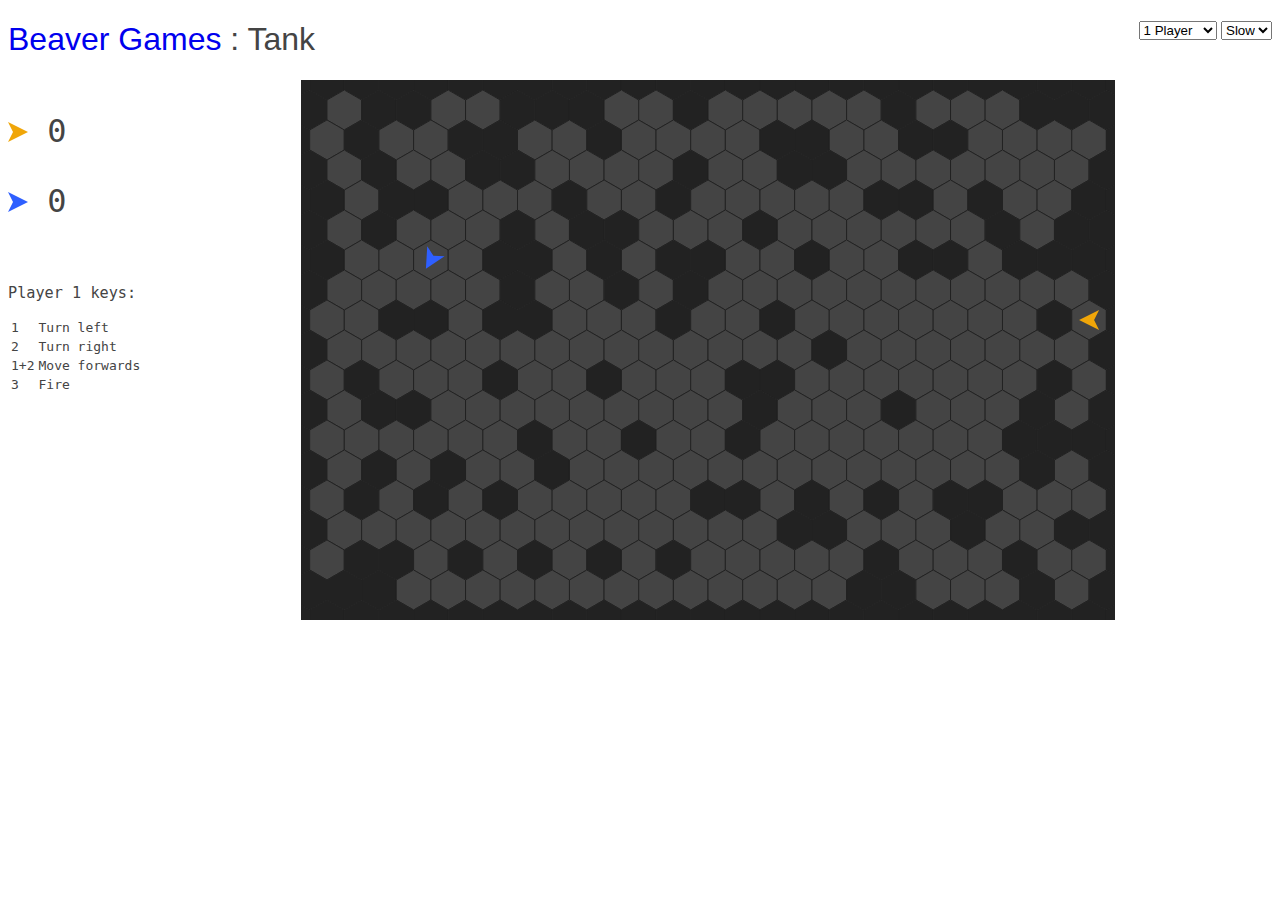
<file: tank/index.html>
<!DOCTYPE html>
<html>
  <head>
    <meta content="text/html;charset=utf-8" http-equiv="Content-Type">
    <title>Beaver Games : Tank</title>
    <link rel="stylesheet" href="../common/style.css">
    <script src="../common/utils.js"></script>
    <script src="tank.js"></script>
    <style>
      #options {
        float: right;
      }
      #landscape {
        display: block;
        margin: auto;
      }
      .tank {
        stroke: none;
      }
      .shell {
        stroke: none;
      }
      .player1 {
        fill: #F0A609;
      }
      .player2 {
        fill: #178F47;
      }
      .player3 {
        fill: #2E5FFF;
      }
      .grid {
        fill: #444;
        stroke: #222;
      }
      .gridWall {
        fill: #222;
      }
      #info {
        float: left;
        font-family: monospace;
      }
      #scores {
        margin-bottom: 2em;
        font-size: 24pt;
      }
    </style>
  </head>

  <body>
    <div id="options">
      <select id="players">
        <option value=1>1 Player</option>
        <option value=2>2 Players</option>
      </select>
      <select id="difficulty">
        <option value=0>Slow</option>
        <option value=1>Fast</option>
      </select>
    </div>
    <h1><a href="../">Beaver Games</a> : Tank</h1>

    <div id="info">
      <div id="scores">
        <p>
          <svg height="20" width="20" xmlns="http://www.w3.org/2000/svg">
            <polygon points="0,-2 2,2 0,1 -2,2" class="tank player1"
                     transform="translate(10, 10) rotate(90) scale(5)"></polygon>
          </svg>
          <span id="player1score">0</span>
        </p>
        <p id="player2scores">
          <svg height="20" width="20" xmlns="http://www.w3.org/2000/svg">
            <polygon points="0,-2 2,2 0,1 -2,2" class="tank player2"
                     transform="translate(10, 10) rotate(90) scale(5)"></polygon>
          </svg>
          <span id="player2score">0</span>
        </p>
        <p>
          <svg height="20" width="20" xmlns="http://www.w3.org/2000/svg">
            <polygon points="0,-2 2,2 0,1 -2,2" class="tank player3"
                     transform="translate(10, 10) rotate(90) scale(5)"></polygon>
          </svg>
          <span id="player3score">0</span>
        </p>
      </div>

      <h3>Player 1 keys:</h3>
      <table>
        <tr>
          <td>1</td>
          <td>Turn left</td>
        </tr>
        <tr>
          <td>2</td>
          <td>Turn right</td>
        </tr>
        <tr>
          <td>1+2</td>
          <td>Move forwards</td>
        </tr>
        <tr>
          <td>3</td>
          <td>Fire</td>
        </tr>
      </table>
      <div id="player2keys">
        <h3>Player 2 keys:</h3>
        <table>
          <tr>
            <td>8</td>
            <td>Turn left</td>
          </tr>
          <tr>
            <td>9</td>
            <td>Turn right</td>
          </tr>
          <tr>
            <td>8+9</td>
            <td>Move forwards</td>
          </tr>
          <tr>
            <td>0</td>
            <td>Fire</td>
          </tr>
        </table>
      </div>
    </div>

    <svg id="landscape" height="540" width="814" xmlns="http://www.w3.org/2000/svg">
      <g id="grid"></g>
      <g id="hulks"></g>
    </svg>
    <audio id="bang" src="bang.mp3"></audio>
  </body>
</html>
</file>
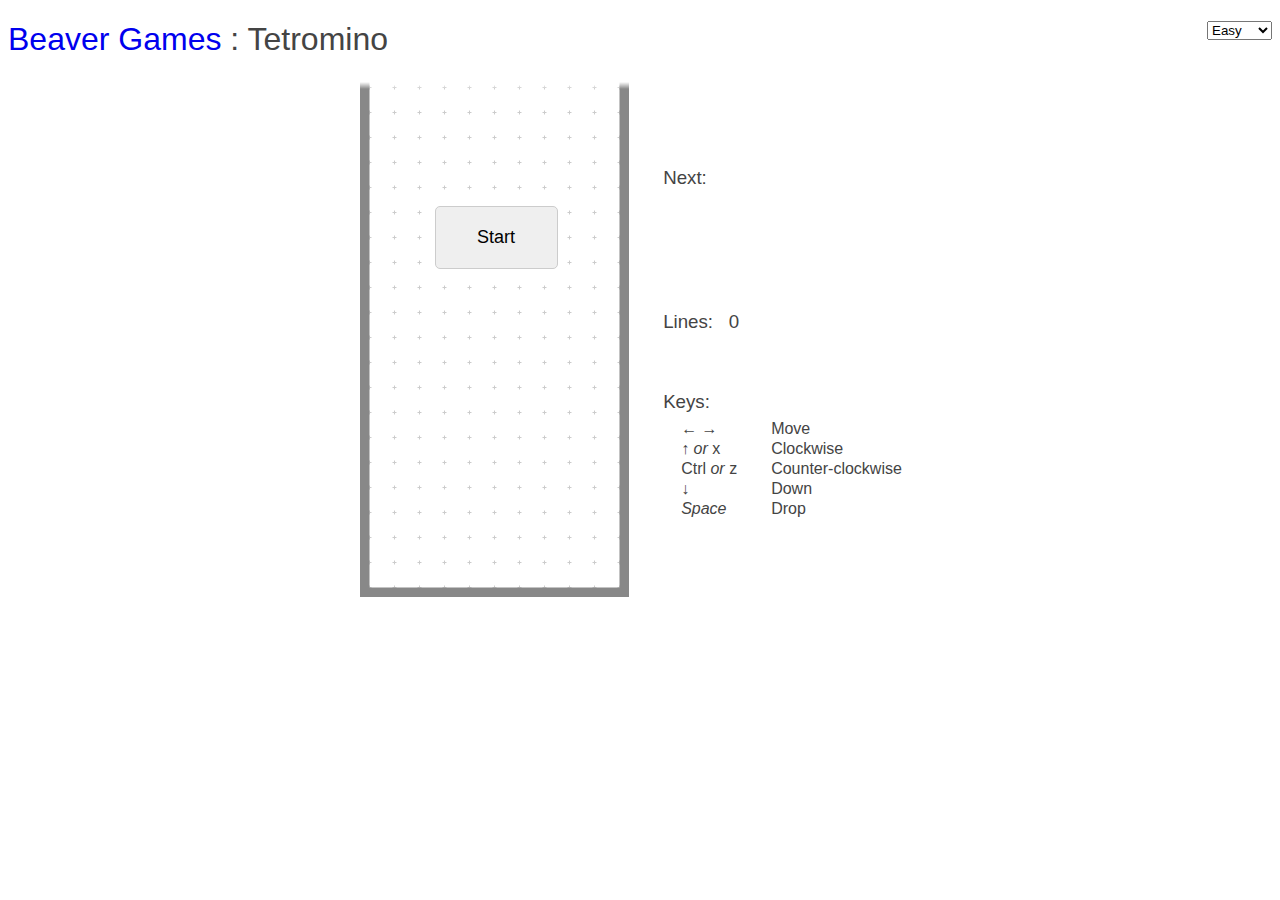
<file: tetromino/index.html>
<!DOCTYPE html>
<html>
  <head>
    <meta content="text/html;charset=utf-8" http-equiv="Content-Type">
    <title>Beaver Games : Tetromino</title>
    <link rel="stylesheet" href="../common/style.css">
    <script src="../common/utils.js"></script>
    <script src="tetromino.js"></script>
    <style>
      #start {
        border: 1px solid #ccc;
        border-radius: 5px;
        font-size: large;
        margin: 7em auto;
        padding: 20px;
        width: 123px;
        display: block;
      }
      #start:hover {
        border: 1px solid #000;
      }
      #startDiv {
        margin-left: -9.5em;
        position: absolute;
        width: 100%;
      }

      #difficulty {
        float: right;
      }
      #next {
        margin-left: 1em;
        height: 60px;
        width: 100px;
      }
      #board {
        height: 515px;
        width: 269px;
      }
      .edge {
        stroke: #888;
        stroke-linecap: square;
        stroke-width: 19;
      }
      #markers {
        stroke: #ccc;
      }
      .block {
        stroke: #ddd;
        stroke-width: 1;
      }
      .type_O {
        fill: #ccb129;  /* HSV: 50, 80, 80 */
      }
      .type_I {
        fill: #29cccc;  /* HSV: 180, 80, 80 */
      }
      .type_T {
        fill: #cc29cc;  /* HSV: 300, 80, 80 */
      }
      .type_L {
        fill: #cc7a29;  /* HSV: 30, 80, 80 */
      }
      .type_J {
        fill: #295fcc;  /* HSV: 220, 80, 80 */
      }
      .type_S {
        fill: #29cc29;  /* HSV: 120, 80, 80 */
      }
      .type_Z {
        fill: #cc2929;  /* HSV: 0, 80, 80 */
      }
      td {
        padding: 0 1em;
      }
      body>table {
        margin: auto;
      }
      h3 {
        margin: 5px 0;
      }
      .spacer {
        padding: 1.5em;
      }
    </style>
  </head>

  <body>
    <select id="difficulty">
      <option value=0>Easy</option>
      <option value=1>Normal</option>
      <option value=2>Hard</option>
    </select>
    <h1><a href="../">Beaver Games</a> : Tetromino</h1>

    <div id="startDiv">
      <button id="start">Start</button>
    </div>

    <table>
      <tr>
        <td>
          <svg id="board" xmlns="http://www.w3.org/2000/svg">
            <defs>
              <linearGradient id="topCurtain" x1="0%" x2="0%" y1="0%" y2="100%">
                <stop offset="0%" style="stop-color: #fff; stop-opacity: 1"/>
                <stop offset="100%" style="stop-color: #fff; stop-opacity: 0"/>
              </linearGradient>
              <filter id="fullLineFilter">
                <feColorMatrix type="saturate" values="0"/>
              </filter>
              <filter id="surfacedFilter">
                <feColorMatrix type="saturate" values="2"/>
              </filter>
            </defs>
            <g id="markers"></g>
            <g id="matrix"></g>
            <line class="edge" x1="0" y1="0" x2="0" y2="100%"/>
            <line class="edge" x1="0" y1="100%" x2="100%" y2="100%"/>
            <line class="edge" x1="100%" y1="0" x2="100%" y2="100%"/>
            <g id="shape"></g>
            <rect x="0" y="0" width="100%" height="7"
                style="fill: url(#topCurtain);"></rect>
          </svg>
        </td>
        <td>
          <h3>Next:</h3>
          <svg id="next" xmlns="http://www.w3.org/2000/svg"></svg>
          <div class="spacer"></div>
          <h3>Lines: &nbsp; <span id="lines">0</span></h3>
          <div class="spacer"></div>
          <h3>Keys:</h3>
          <table>
            <tr>
              <td>&larr; &rarr;</td>
              <td>Move</td>
            </tr>
            <tr>
              <td>&uarr; <i>or</i> x</td>
              <td>Clockwise</td>
            </tr>
            <tr>
              <td>Ctrl <i>or</i> z</td>
              <td>Counter-clockwise</td>
            </tr>
            <tr>
              <td>&darr;</td>
              <td>Down</td>
            </tr>
            <tr>
              <td><i>Space</i></td>
              <td>Drop</td>
            </tr>
          </table>
        </td>
        <td style="display: none">
          Debug:<br>
          <textarea id="debug" readonly=true cols=12 rows=25 style="font-face: monospace"></textarea>
        </td>
      </tr>
    </table>

    <audio id="crash" src="../common/crash.mp3"></audio>
    <audio id="click" src="click.mp3"></audio>

  </body>
</html>
</file>
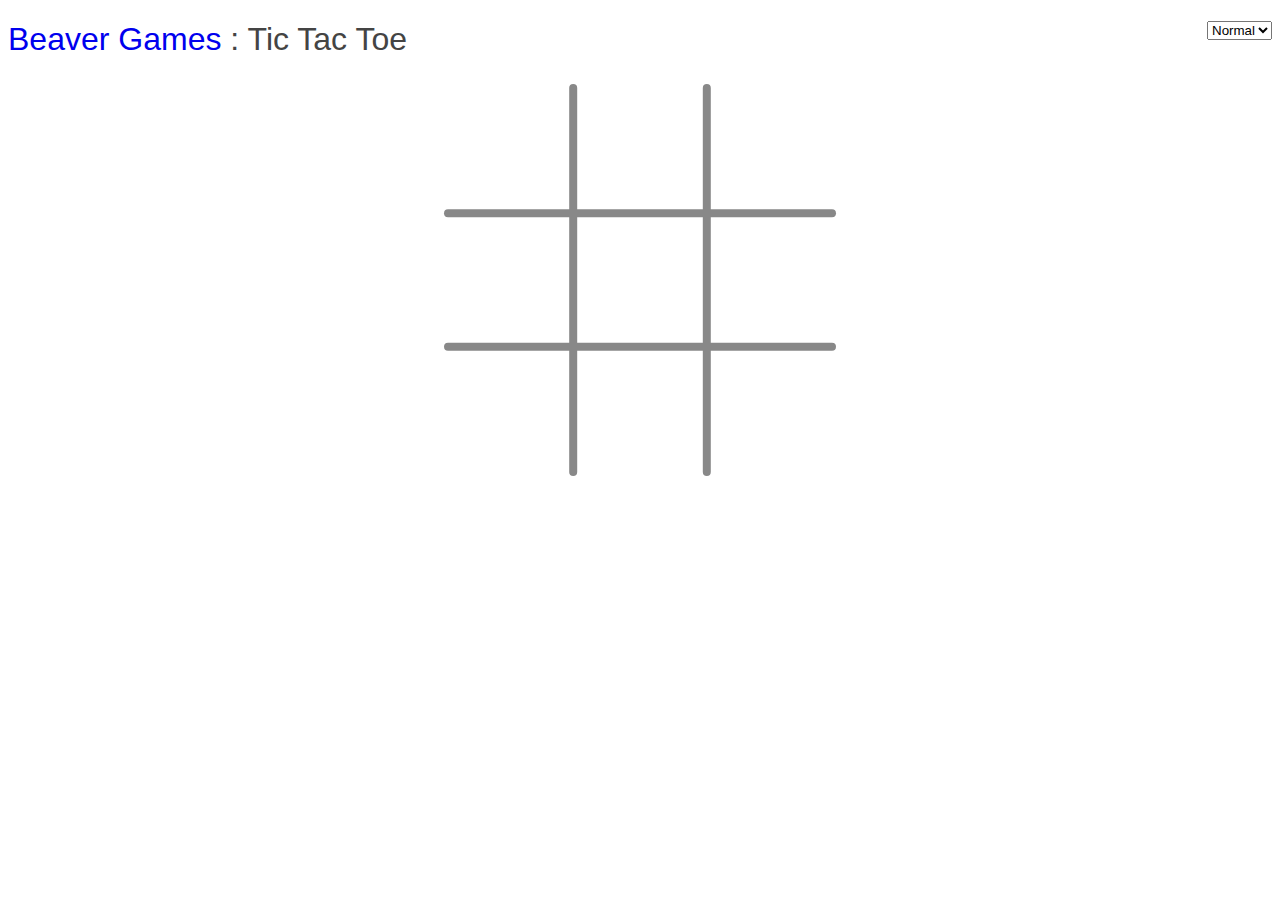
<file: ttt/index.html>
<!DOCTYPE html>
<html>
  <head>
    <meta content="text/html;charset=utf-8" http-equiv="Content-Type">
    <title>Beaver Games : Tic Tac Toe</title>
    <link rel="stylesheet" href="../common/style.css">
    <script src="../common/utils.js"></script>
    <script src="ttt.js"></script>
    <style>
      #ttt {
        display: block;
        margin: auto;
      }
      #difficulty {
        float: right;
      }
      .grid {
        stroke: #888;
        stroke-linecap: round;
        stroke-width: 2%;
      }
      .square {
        cursor: pointer;
        fill: #fff;
        stroke: none;
        opacity: 0.01;
      }
      .o, .x {
        fill: none;
        stroke: #444;
        stroke-linecap: round;
        stroke-width: 2%;
      }
      .human {
        stroke: #F0A609;
      }
      .cpu {
        stroke: #2E5FFF;
      }
      #win {
        display: none;
        opacity: 0.9;
        stroke: #D02E2B;
        stroke-linecap: round;
        stroke-width: 5%;
      }
      #shield {
        display: none;
      }
      #shield>text {
        fill: #444;
        font-family: sans-serif;
        font-size: 200%;
        text-anchor: middle;
      }
      #shield:hover>text {
        fill: #000;
      }
      #shield:hover {
        cursor: pointer;
      }
      #shield>rect {
        fill: #ccc;
        opacity: 0.8;
      }
    </style>
  </head>

  <body>
    <select id="difficulty">
      <option value=1>Normal</option>
      <option value=2>Hard</option>
    </select>
    <h1><a href="../">Beaver Games</a> : Tic Tac Toe</h1>
    <svg id="ttt" height="400" width="400" xmlns:xlink="http://www.w3.org/1999/xlink">
      <defs>
        <g id="generic-x-cpu" class="x cpu">
          <line x1="7%" y1="7%" x2="26.4%" y2="26.4%" />
          <line x1="7%" y1="26.4%" x2="26.4%" y2="7%" />
        </g>
        <circle id="generic-o-cpu" class="o cpu" cx="16.7%" cy="16.7%" r="10%" />
        <g id="generic-x-human" class="x human">
          <line x1="7%" y1="7%" x2="26.4%" y2="26.4%" />
          <line x1="7%" y1="26.4%" x2="26.4%" y2="7%" />
        </g>
        <circle id="generic-o-human" class="o human" cx="16.7%" cy="16.7%" r="10%" />
        <rect id="generic-square" class="square" height="33.3%" width="33.3%" />
      </defs>

      <svg x="0%" y="0%" id="svg0"></svg>
      <svg x="33.3%" y="0%" id="svg1"></svg>
      <svg x="66.7%" y="0%" id="svg2"></svg>
      <svg x="0%" y="33.3%" id="svg3"></svg>
      <svg x="33.3%" y="33.3%" id="svg4"></svg>
      <svg x="66.7%" y="33.3%" id="svg5"></svg>
      <svg x="0%" y="66.7%" id="svg6"></svg>
      <svg x="33.3%" y="66.7%" id="svg7"></svg>
      <svg x="66.7%" y="66.7%" id="svg8"></svg>

      <line id="uu" x1="33.3%" y1="2%" x2="33.3%" y2="98%" class="grid" />
      <line x1="66.7%" y1="2%" x2="66.7%" y2="98%" class="grid" />
      <line x1="2%" y1="33.3%" x2="98%" y2="33.3%" class="grid" />
      <line x1="2%" y1="66.7%" x2="98%" y2="66.7%" class="grid" />

      <line id="win" />

      <g id="shield">
        <rect x="10%" y="25%" width="80%" height="50%" rx="5%" ry="5%" />
        <text y="45%">
          <tspan x="50%" id="status"></tspan>
          <tspan x="50%" dy="2em">Play again?</tspan>
        </text>
      </g>
    </svg>
    <audio id="ding" src="../common/ding.mp3"></audio>
    <audio id="fail" src="fail.mp3"></audio>
  </body>
</html>
</file>
<file: common/style.css>
body {
  background-color: #fff;
  color: #444;
  font-family: sans-serif;
}

h1,h2,h3 {
  font-weight: normal;
}

h1 a {
  text-decoration: none;
}

a {
  outline: none;
}

a:hover {
  color: #f00;
}

body.shake {
  animation: shake 0.82s cubic-bezier(.36,.07,.19,.97) both;
  transform: translate(0, 0);
}
@keyframes shake {
  10%, 90% {
    transform: translate(-1px, 0);
  }
  20%, 80% {
    transform: translate(2px, -2px);
  }
  30%, 50%, 70% {
    transform: translate(-4px, 0);
  }
  40%, 60% {
    transform: translate(4px, 2px);
  }
}
</file>
